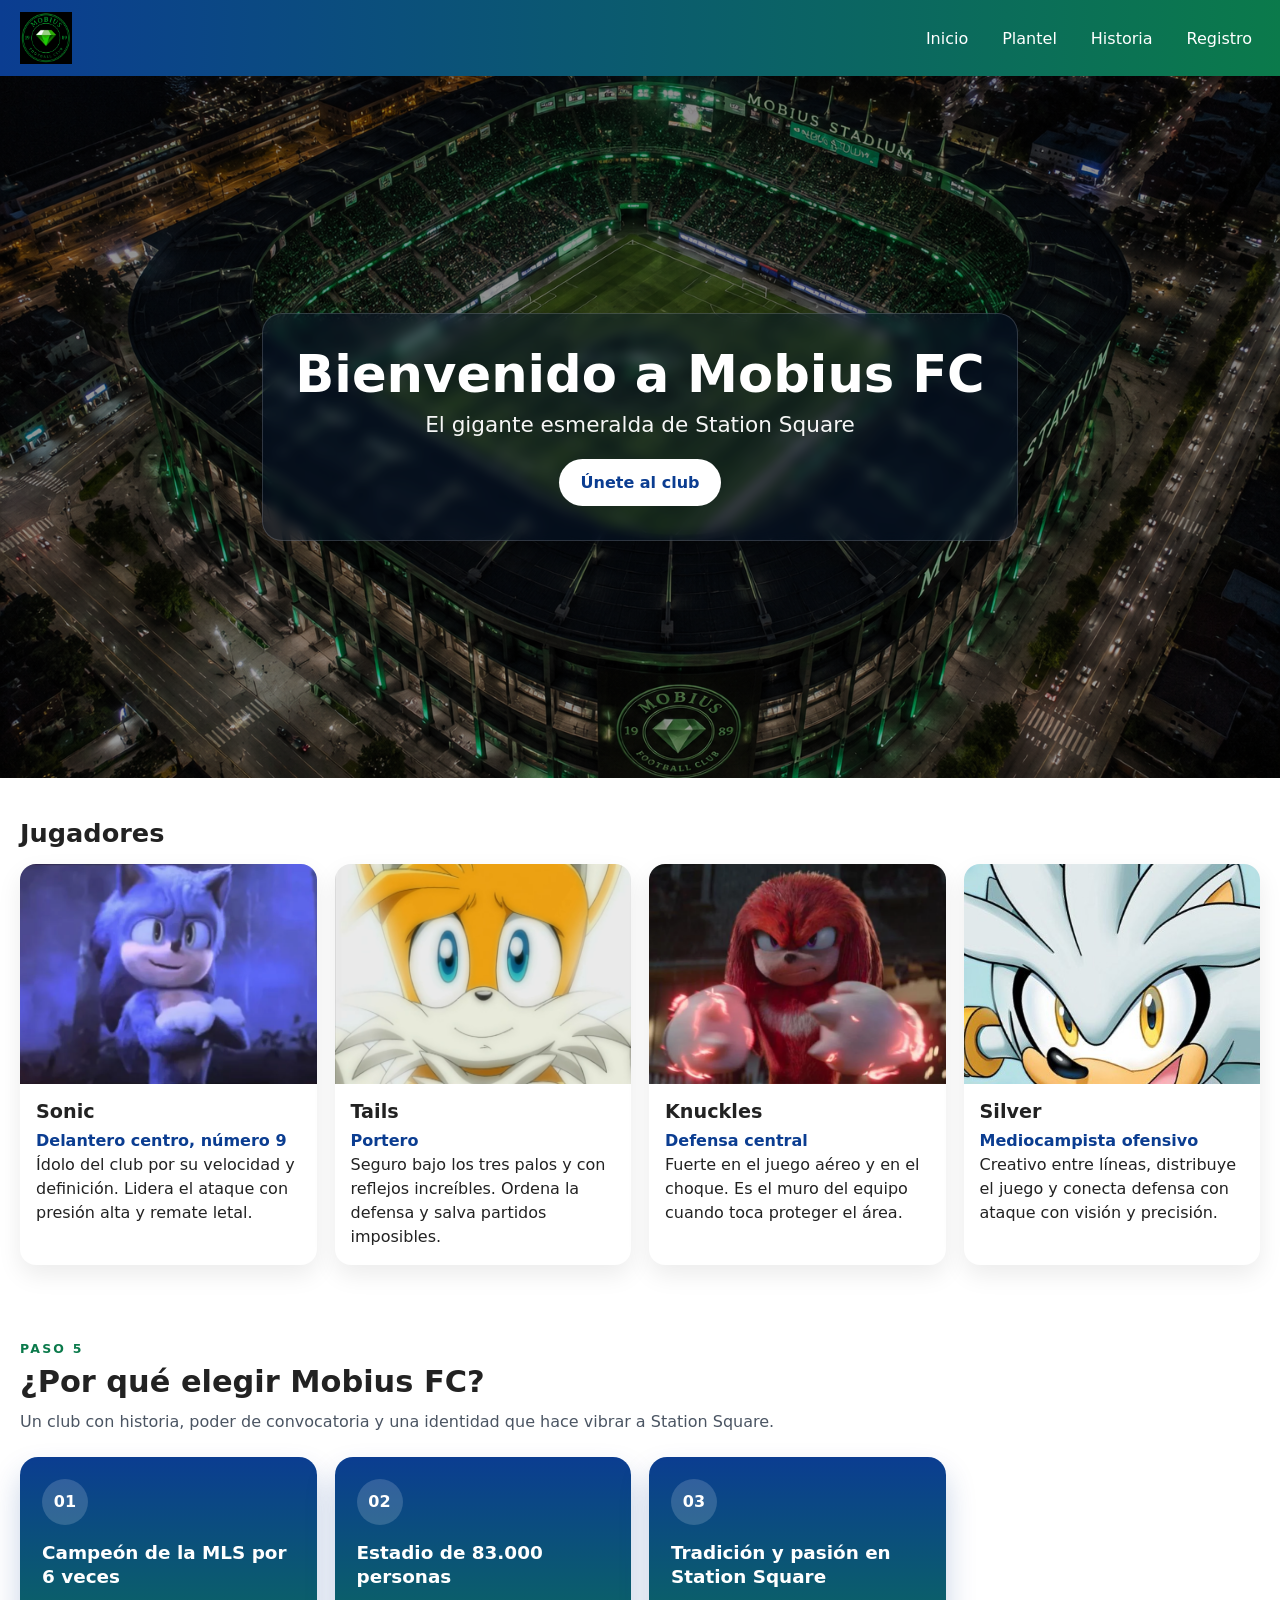
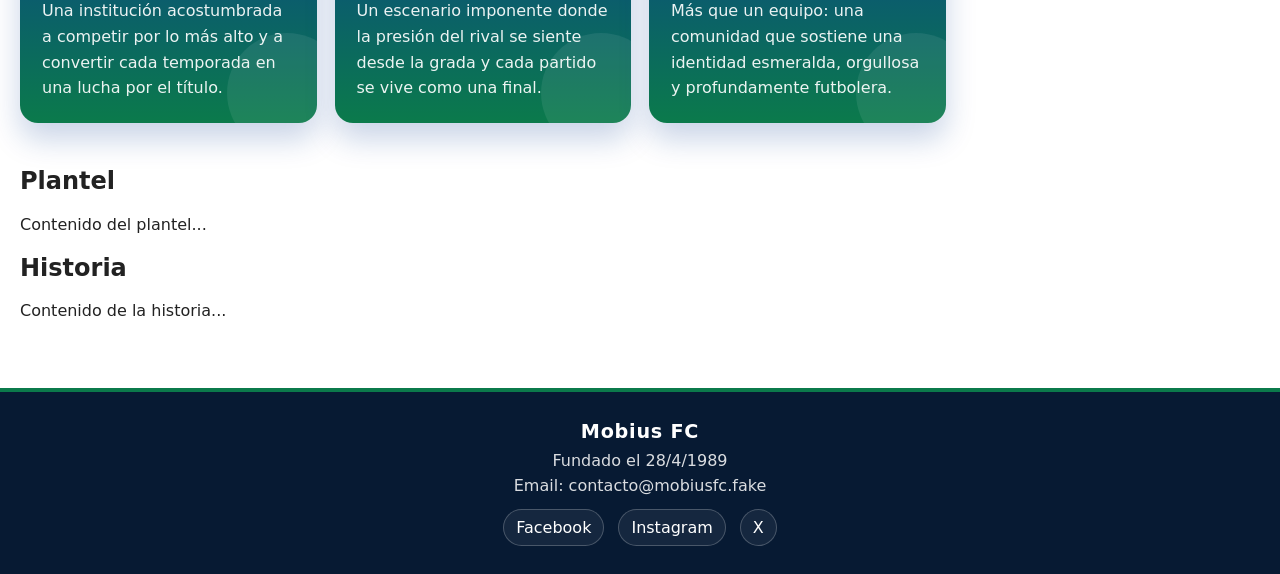
<file: index.html>
<!DOCTYPE html>
<html lang="en">
<head>
    <meta charset="UTF-8">
    <meta name="viewport" content="width=device-width, initial-scale=1.0">
    <title>Mobius FC</title>
    <link rel="stylesheet" href="style.css">
</head>
<body>
    <nav class="navbar">
        <a class="nav-brand" href="index.html" aria-label="Mobius FC">
            <img src="assets/images/Mobius FC escudo.png" alt="Escudo de Mobius FC">
        </a>
        <ul class="nav-links">
            <li><a href="index.html">Inicio</a></li>
            <li><a href="#plantel">Plantel</a></li>
            <li><a href="#historia">Historia</a></li>
            <li><a href="registro.html">Registro</a></li>
        </ul>
    </nav>

    <!-- Hero section -->
    <section id="hero" class="hero">
        <div class="hero-overlay">
            <h1>Bienvenido a Mobius FC</h1>
            <p class="lead">El gigante esmeralda de Station Square</p>
            <a class="btn-cta" href="registro.html">Únete al club</a>
        </div>
    </section>

    <main>
        <section id="jugadores" class="players-section">
            <h2>Jugadores</h2>
            <div class="players-grid">
                <article class="player-card">
                    <img src="assets/images/Sonic-smile.png" alt="Sonic jugando al fútbol">
                    <div class="player-card-body">
                        <h3>Sonic</h3>
                        <p class="player-role">Delantero centro, número 9</p>
                        <p>Ídolo del club por su velocidad y definición. Lidera el ataque con presión alta y remate letal.</p>
                    </div>
                </article>

                <article class="player-card">
                    <img src="assets/images/tails-smile.png" alt="Tails como portero">
                    <div class="player-card-body">
                        <h3>Tails</h3>
                        <p class="player-role">Portero</p>
                        <p>Seguro bajo los tres palos y con reflejos increíbles. Ordena la defensa y salva partidos imposibles.</p>
                    </div>
                </article>

                <article class="player-card">
                    <img src="assets/images/knuckles-defending.png" alt="Knuckles defendiendo">
                    <div class="player-card-body">
                        <h3>Knuckles</h3>
                        <p class="player-role">Defensa central</p>
                        <p>Fuerte en el juego aéreo y en el choque. Es el muro del equipo cuando toca proteger el área.</p>
                    </div>
                </article>

                <article class="player-card">
                    <img src="assets/images/Silver IDW.jpg" alt="Silver en el mediocampo">
                    <div class="player-card-body">
                        <h3>Silver</h3>
                        <p class="player-role">Mediocampista ofensivo</p>
                        <p>Creativo entre líneas, distribuye el juego y conecta defensa con ataque con visión y precisión.</p>
                    </div>
                </article>
            </div>
        </section>

        <section id="porque-mobius" class="why-section">
            <div class="why-header">
                <p class="section-kicker">Paso 5</p>
                <h2>¿Por qué elegir Mobius FC?</h2>
                <p class="section-summary">Un club con historia, poder de convocatoria y una identidad que hace vibrar a Station Square.</p>
            </div>

            <div class="why-grid">
                <article class="why-card">
                    <span class="why-number">01</span>
                    <h3>Campeón de la MLS por 6 veces</h3>
                    <p>Una institución acostumbrada a competir por lo más alto y a convertir cada temporada en una lucha por el título.</p>
                </article>

                <article class="why-card">
                    <span class="why-number">02</span>
                    <h3>Estadio de 83.000 personas</h3>
                    <p>Un escenario imponente donde la presión del rival se siente desde la grada y cada partido se vive como una final.</p>
                </article>

                <article class="why-card">
                    <span class="why-number">03</span>
                    <h3>Tradición y pasión en Station Square</h3>
                    <p>Más que un equipo: una comunidad que sostiene una identidad esmeralda, orgullosa y profundamente futbolera.</p>
                </article>
            </div>
        </section>

        <section id="plantel">
            <h2>Plantel</h2>
            <p>Contenido del plantel...</p>
        </section>
        <section id="historia">
            <h2>Historia</h2>
            <p>Contenido de la historia...</p>
        </section>
    </main>

    <footer class="site-footer">
        <div class="footer-brand">Mobius FC</div>
        <p class="footer-founded">Fundado el 28/4/1989</p>
        <p class="footer-email">Email: contacto@mobiusfc.fake</p>
        <div class="footer-socials" aria-label="Redes sociales falsas">
            <a href="#" aria-label="Facebook falso">Facebook</a>
            <a href="#" aria-label="Instagram falso">Instagram</a>
            <a href="#" aria-label="X falso">X</a>
        </div>
    </footer>
</body>
</html>
</file>
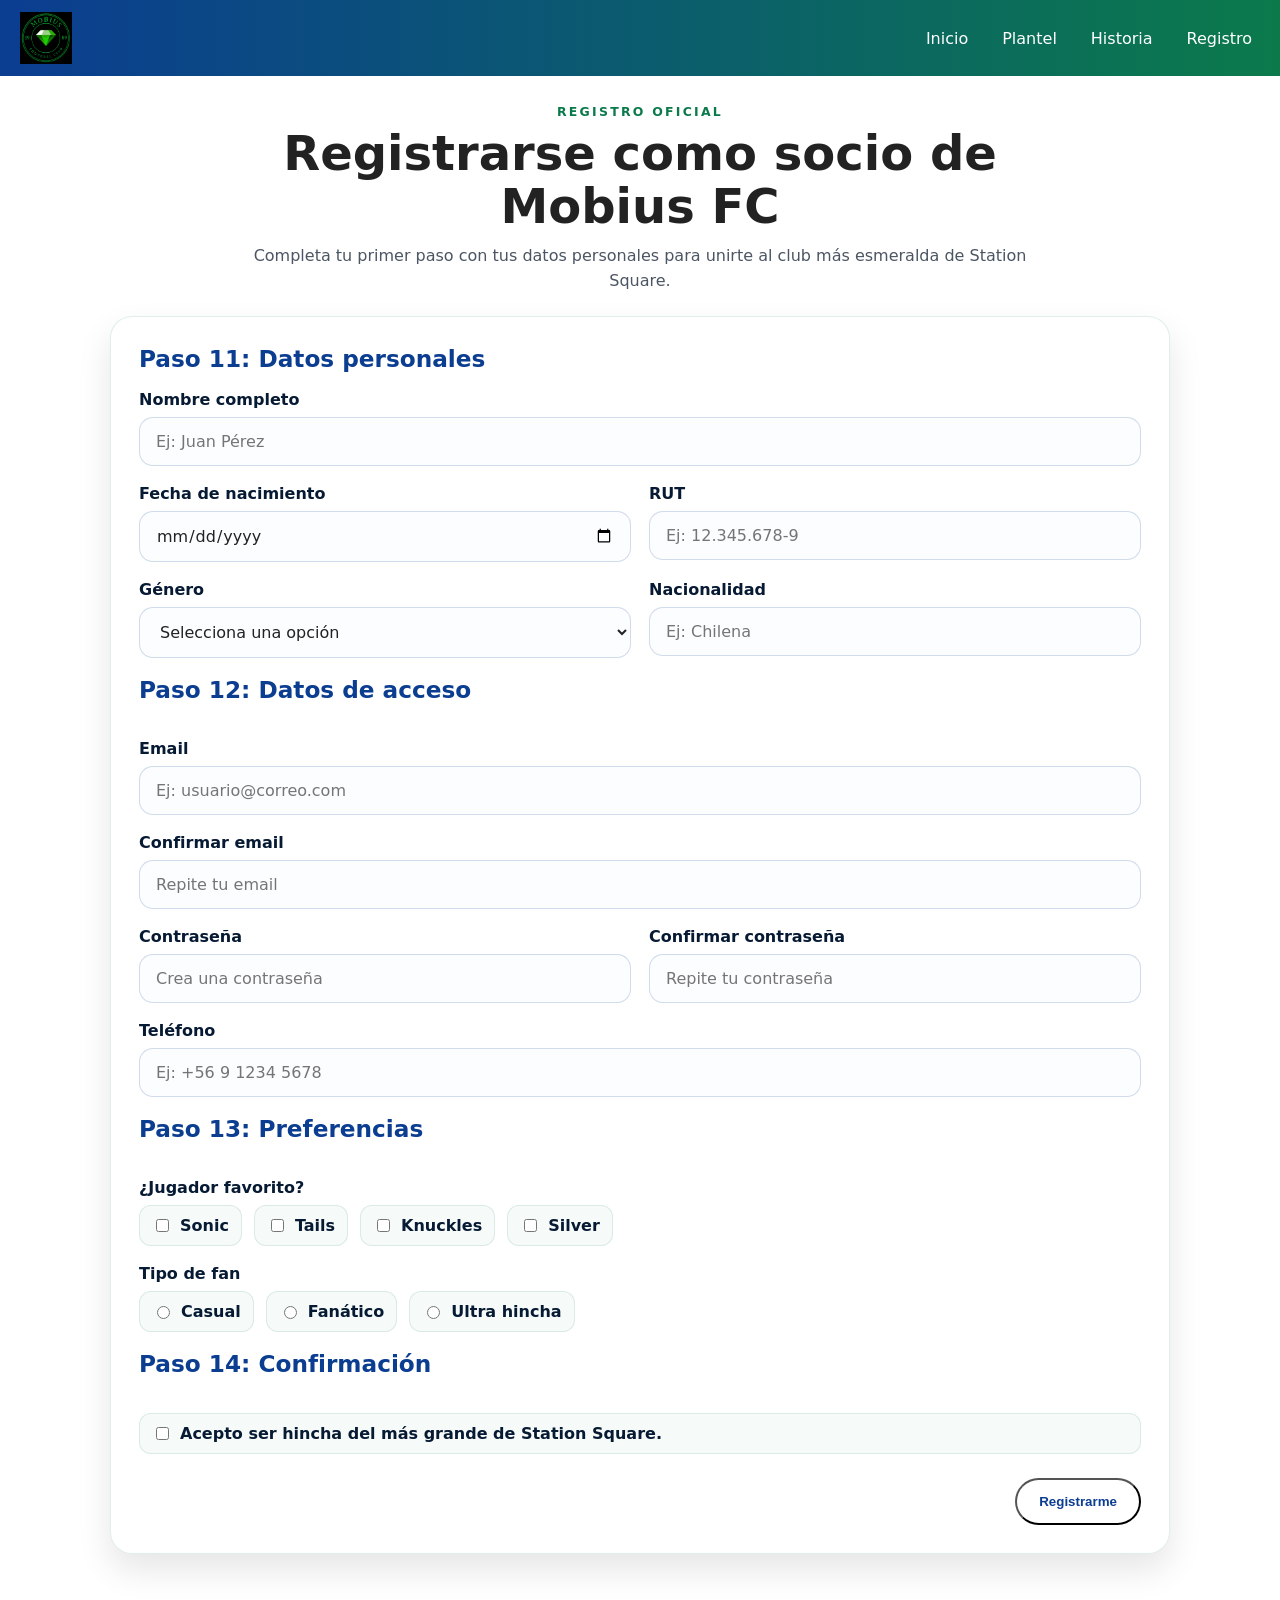
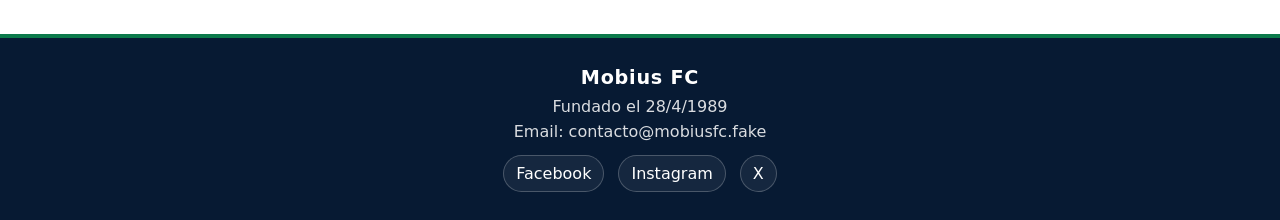
<file: registro.html>
<!DOCTYPE html>
<html lang="es">
<head>
	<meta charset="UTF-8">
	<meta name="viewport" content="width=device-width, initial-scale=1.0">
	<title>Registro | Mobius FC</title>
	<link rel="stylesheet" href="style.css">
</head>
<body>
	<nav class="navbar">
		<a class="nav-brand" href="index.html" aria-label="Mobius FC">
			<img src="assets/images/Mobius FC escudo.png" alt="Escudo de Mobius FC">
		</a>
		<ul class="nav-links">
			<li><a href="index.html">Inicio</a></li>
			<li><a href="index.html#jugadores">Plantel</a></li>
			<li><a href="index.html#historia">Historia</a></li>
			<li><a href="registro.html">Registro</a></li>
		</ul>
	</nav>

	<main class="register-page">
		<section class="register-hero">
			<p class="section-kicker">Registro oficial</p>
			<h1>Registrarse como socio de Mobius FC</h1>
			<p class="section-summary">Completa tu primer paso con tus datos personales para unirte al club más esmeralda de Station Square.</p>
		</section>

		<section class="form-card">
			<h2>Paso 11: Datos personales</h2>
			<form id="register-form" class="register-form" action="#" method="post" novalidate>
				<div class="form-grid">
					<div class="form-group full-width">
						<label for="nombre-completo">Nombre completo</label>
						<input id="nombre-completo" name="nombre-completo" type="text" placeholder="Ej: Juan Pérez" required>
						<small class="field-error" id="error-nombre"></small>
					</div>

					<div class="form-group">
						<label for="fecha-nacimiento">Fecha de nacimiento</label>
						<input id="fecha-nacimiento" name="fecha-nacimiento" type="date" required>
						<small class="field-error" id="error-edad"></small>
					</div>

					<div class="form-group">
						<label for="rut">RUT</label>
						<input id="rut" name="rut" type="text" placeholder="Ej: 12.345.678-9" required>
					</div>

					<div class="form-group">
						<label for="genero">Género</label>
						<select id="genero" name="genero" required>
							<option value="">Selecciona una opción</option>
							<option value="masculino">Masculino</option>
							<option value="femenino">Femenino</option>
							<option value="no-binario">No binario</option>
							<option value="prefiero-no-decir">Prefiero no decirlo</option>
						</select>
					</div>

					<div class="form-group">
						<label for="nacionalidad">Nacionalidad</label>
						<input id="nacionalidad" name="nacionalidad" type="text" placeholder="Ej: Chilena" required>
					</div>
				</div>

				<h2>Paso 12: Datos de acceso</h2>
				<div class="form-grid">
					<div class="form-group full-width">
						<label for="email">Email</label>
						<input id="email" name="email" type="email" placeholder="Ej: usuario@correo.com" required>
						<small class="field-error" id="error-email"></small>
					</div>

					<div class="form-group full-width">
						<label for="confirmar-email">Confirmar email</label>
						<input id="confirmar-email" name="confirmar-email" type="email" placeholder="Repite tu email" required>
						<small class="field-error" id="error-confirmar-email"></small>
					</div>

					<div class="form-group">
						<label for="contrasena">Contraseña</label>
						<input id="contrasena" name="contrasena" type="password" placeholder="Crea una contraseña" required>
						<small class="field-error" id="error-contrasena"></small>
					</div>

					<div class="form-group">
						<label for="confirmar-contrasena">Confirmar contraseña</label>
						<input id="confirmar-contrasena" name="confirmar-contrasena" type="password" placeholder="Repite tu contraseña" required>
						<small class="field-error" id="error-confirmar-contrasena"></small>
					</div>

					<div class="form-group full-width">
						<label for="telefono">Teléfono</label>
						<input id="telefono" name="telefono" type="tel" placeholder="Ej: +56 9 1234 5678" required>
					</div>
				</div>

				<h2>Paso 13: Preferencias</h2>
				<div class="form-group full-width">
					<label>¿Jugador favorito?</label>
					<div class="choice-group">
						<label class="choice-item"><input type="checkbox" name="jugador-favorito" value="sonic"> Sonic</label>
						<label class="choice-item"><input type="checkbox" name="jugador-favorito" value="tails"> Tails</label>
						<label class="choice-item"><input type="checkbox" name="jugador-favorito" value="knuckles"> Knuckles</label>
						<label class="choice-item"><input type="checkbox" name="jugador-favorito" value="silver"> Silver</label>
					</div>
				</div>

				<div class="form-group full-width">
					<label>Tipo de fan</label>
					<div class="choice-group">
						<label class="choice-item"><input type="radio" name="tipo-fan" value="casual" required> Casual</label>
						<label class="choice-item"><input type="radio" name="tipo-fan" value="fanatico"> Fanático</label>
						<label class="choice-item"><input type="radio" name="tipo-fan" value="ultra-hincha"> Ultra hincha</label>
					</div>
				</div>

				<h2>Paso 14: Confirmación</h2>
				<div class="form-group full-width" id="terms-group">
					<label class="choice-item"><input type="checkbox" name="acepto-hincha" required> Acepto ser hincha del más grande de Station Square.</label>
					<small class="field-error" id="error-terminos"></small>
				</div>

				<div class="form-actions">
					<button class="btn-cta" type="submit">Registrarme</button>
				</div>
			</form>
		</section>
	</main>

	<footer class="site-footer">
		<div class="footer-brand">Mobius FC</div>
		<p class="footer-founded">Fundado el 28/4/1989</p>
		<p class="footer-email">Email: contacto@mobiusfc.fake</p>
		<div class="footer-socials" aria-label="Redes sociales falsas">
			<a href="#" aria-label="Facebook falso">Facebook</a>
			<a href="#" aria-label="Instagram falso">Instagram</a>
			<a href="#" aria-label="X falso">X</a>
		</div>
	</footer>

	<script src="validaciones.js"></script>
</body>
</html>
</file>
<file: style.css>
/* Estilos base */
:root{
	--verde-esmeralda-principal:#0b7a4b;
	--verde-esmeralda-profundo:#0b3d91;
	--negro:#071a33;
	--blanco:#ffffff;
	--blanco-suave:rgba(255,255,255,.85);
	--texto:#222222;
	--sombra:rgba(0,0,0,0.08);
}

*{box-sizing:border-box}
body{font-family:Inter,system-ui,Arial,Helvetica,sans-serif;margin:0;color:var(--texto);background:var(--blanco)}

/* Barra de navegación */
.navbar{display:flex;align-items:center;justify-content:space-between;padding:12px 20px;background:linear-gradient(90deg,var(--verde-esmeralda-profundo),var(--verde-esmeralda-principal));color:var(--blanco)}
.nav-brand{display:inline-flex;align-items:center;flex:0 0 auto}
.nav-brand img{display:block;width:52px;height:52px;object-fit:contain}
.nav-links{list-style:none;margin:0;padding:0;display:flex;gap:18px}
.nav-links a{color:var(--blanco);text-decoration:none;padding:6px 8px;border-radius:4px}
.nav-links a:hover{background:rgba(255,255,255,0.08)}

/* Layout de contenido */
main{padding:20px}

/* Página de registro */
.register-page{padding:28px 20px 48px;max-width:1100px;margin:0 auto}
.register-hero{max-width:820px;margin:0 auto 22px;text-align:center}
.register-hero h1{margin:0 0 10px;font-size:clamp(2rem,4vw,3rem);line-height:1.1}
.form-card{background:var(--blanco);border-radius:22px;padding:28px;box-shadow:0 16px 34px rgba(0,0,0,0.10);border:1px solid rgba(11,122,75,0.12)}
.form-card h2{margin:0 0 18px;font-size:1.45rem;color:var(--verde-esmeralda-profundo)}
.register-form{display:flex;flex-direction:column;gap:18px}
.form-grid{display:grid;grid-template-columns:repeat(2,minmax(0,1fr));gap:18px}
.form-group{display:flex;flex-direction:column;gap:8px}
.full-width{grid-column:1 / -1}
.form-group label{font-weight:800;color:var(--negro)}
.form-group input,.form-group select{width:100%;padding:14px 16px;border-radius:14px;border:1px solid rgba(11,61,145,.18);background:#fbfdff;color:var(--texto);font:inherit;outline:none;transition:border-color .2s ease,box-shadow .2s ease,transform .2s ease}
.form-group input:focus,.form-group select:focus{border-color:var(--verde-esmeralda-principal);box-shadow:0 0 0 4px rgba(11,122,75,.12)}
.form-group.invalid input,.form-group.invalid select{border-color:#c62828;box-shadow:0 0 0 4px rgba(198,40,40,.10)}
.field-error{display:none;margin-top:6px;font-size:.92rem;color:#c62828;line-height:1.35}
.form-group.invalid .field-error{display:block}
.is-hidden{display:none !important}
.choice-group{display:flex;flex-wrap:wrap;gap:12px}
.choice-item{display:inline-flex;align-items:center;gap:8px;padding:10px 12px;border-radius:12px;background:#f6faf8;border:1px solid rgba(11,122,75,.12);font-weight:600;color:var(--negro)}
.choice-item input{width:auto;accent-color:var(--verde-esmeralda-principal)}
.form-actions{display:flex;justify-content:flex-end;padding-top:6px}

.success-message{display:flex;flex-direction:column;align-items:center;justify-content:center;gap:14px;padding:42px 24px;text-align:center;background:linear-gradient(180deg,#f7fff9,#effaf2);border:1px solid rgba(11,122,75,.14);border-radius:20px;box-shadow:0 16px 34px rgba(0,0,0,0.08)}
.success-message h3{margin:0;font-size:clamp(1.5rem,3vw,2.2rem);color:var(--verde-esmeralda-profundo)}
.success-message p{margin:0;color:#355046;line-height:1.6;max-width:560px}

@media (max-width:800px){
	.form-grid{grid-template-columns:1fr}
	.form-actions{justify-content:stretch}
	.form-actions .btn-cta{width:100%;text-align:center}
}

/* Footer */
.site-footer{margin-top:32px;padding:28px 20px;background:var(--negro);color:var(--blanco);text-align:center;border-top:4px solid var(--verde-esmeralda-principal)}
.footer-brand{font-size:1.2rem;font-weight:800;letter-spacing:.04em;margin-bottom:8px}
.footer-founded,.footer-email{margin:6px 0;color:var(--blanco-suave)}
.footer-socials{display:flex;justify-content:center;gap:14px;flex-wrap:wrap;margin-top:14px}
.footer-socials a{color:var(--blanco);text-decoration:none;padding:8px 12px;border:1px solid rgba(255,255,255,.22);border-radius:999px;background:rgba(255,255,255,.06)}
.footer-socials a:hover{background:rgba(255,255,255,.14)}

/* Sección de jugadores */
.players-section{padding:20px 0}
.players-section h2{margin:0 0 16px;font-size:1.6rem}
.players-grid{display:grid;grid-template-columns:repeat(4,minmax(0,1fr));gap:18px}
.player-card{background:var(--blanco);border-radius:16px;overflow:hidden;box-shadow:0 10px 24px var(--sombra);display:flex;flex-direction:column;transition:transform .2s ease,box-shadow .2s ease,background .2s ease}
.player-card img{width:100%;height:220px;object-fit:cover;display:block}
.player-card-body{padding:16px}
.player-card-body h3{margin:0 0 6px;font-size:1.2rem}
.player-role{margin:0 0 10px;font-weight:700;color:var(--verde-esmeralda-profundo)}
.player-card-body p{margin:0;line-height:1.5}
.player-card:hover{transform:translateY(-6px);box-shadow:0 18px 34px rgba(0,0,0,0.14);background:#f8fbf9}

@media (max-width:1024px){
	.players-grid{grid-template-columns:repeat(2,minmax(0,1fr))}
}

@media (max-width:600px){
	.players-grid{grid-template-columns:1fr}
}

/* Sección por qué elegir Mobius FC */
.why-section{padding:56px 0 24px}
.why-header{max-width:760px;margin:0 0 22px}
.section-kicker{margin:0 0 8px;text-transform:uppercase;letter-spacing:0.18em;font-size:.78rem;font-weight:800;color:var(--verde-esmeralda-principal)}
.why-header h2{margin:0 0 10px;font-size:1.9rem}
.section-summary{margin:0;color:#4b5563;line-height:1.6}
.why-grid{display:grid;grid-template-columns:repeat(4,minmax(0,1fr));gap:18px}
.why-card{position:relative;overflow:hidden;padding:22px;border-radius:18px;background:linear-gradient(180deg,var(--verde-esmeralda-profundo),var(--verde-esmeralda-principal));color:var(--blanco);box-shadow:0 16px 30px rgba(11,61,145,.22);min-height:210px;transition:transform .2s ease,box-shadow .2s ease,filter .2s ease}
.why-card::before{content:"";position:absolute;inset:auto -30px -30px auto;width:120px;height:120px;border-radius:50%;background:rgba(255,255,255,.08)}
.why-number{display:inline-flex;align-items:center;justify-content:center;width:46px;height:46px;border-radius:999px;background:rgba(255,255,255,.16);font-weight:800;margin-bottom:16px}
.why-card h3{margin:0 0 10px;font-size:1.15rem;line-height:1.3}
.why-card p{margin:0;color:rgba(255,255,255,.92);line-height:1.6}
.why-card:hover{transform:translateY(-6px);box-shadow:0 20px 34px rgba(11,61,145,.3);filter:saturate(1.05)}

@media (max-width:1024px){
	.why-grid{grid-template-columns:repeat(2,minmax(0,1fr))}
}

@media (max-width:600px){
	.why-grid{grid-template-columns:1fr}
	.why-section{padding-top:40px}
	.why-header h2{font-size:1.55rem}
}

/* Responsive: en pantallas pequeñas apilar links debajo del logo */
@media (max-width:600px){
	.navbar{flex-direction:column;align-items:flex-start;gap:10px}
	.nav-links{flex-direction:column;width:100%}
	.nav-links li{width:100%}
	.nav-links a{display:block;width:100%;padding:10px 12px}
}

/* Hero banner */
.hero{min-height:78vh;display:flex;align-items:center;justify-content:center;color:var(--blanco);position:relative;background-image:url('assets/images/Mobius FC estadio.png');background-size:cover;background-position:center;isolation:isolate}
.hero::before{content:"";position:absolute;inset:0;background:linear-gradient(180deg,rgba(0,0,0,0.45),rgba(0,0,0,0.35));z-index:-1}
.hero-overlay{background:rgba(7,26,51,0.42);backdrop-filter:blur(6px);padding:34px 32px;border-radius:20px;max-width:760px;text-align:center;box-shadow:0 18px 40px rgba(0,0,0,0.22);border:1px solid rgba(255,255,255,0.16)}
.hero h1{font-size:clamp(2rem,4vw,3.6rem);margin:0 0 10px;line-height:1.05}
.lead{font-size:clamp(1.05rem,2vw,1.35rem);margin:0 0 22px;opacity:0.96}
.btn-cta{display:inline-block;background:var(--blanco);color:var(--verde-esmeralda-profundo);padding:14px 22px;border-radius:999px;text-decoration:none;font-weight:800;transition:transform .2s ease,box-shadow .2s ease,background .2s ease,color .2s ease}
.btn-cta:hover{transform:translateY(-2px);box-shadow:0 10px 22px rgba(0,0,0,0.22);background:var(--verde-esmeralda-principal);color:var(--blanco)}

@media (max-width:800px){
	.hero-overlay{padding:26px 22px}
}

@media (max-width:600px){
	.hero{min-height:72vh;padding:28px 20px;background-position:center}
	.hero-overlay{margin:0;width:100%;background:rgba(7,26,51,0.5)}
	.btn-cta{display:inline-block;margin:0 auto}
	.nav-brand img{width:46px;height:46px}
}
</file>
